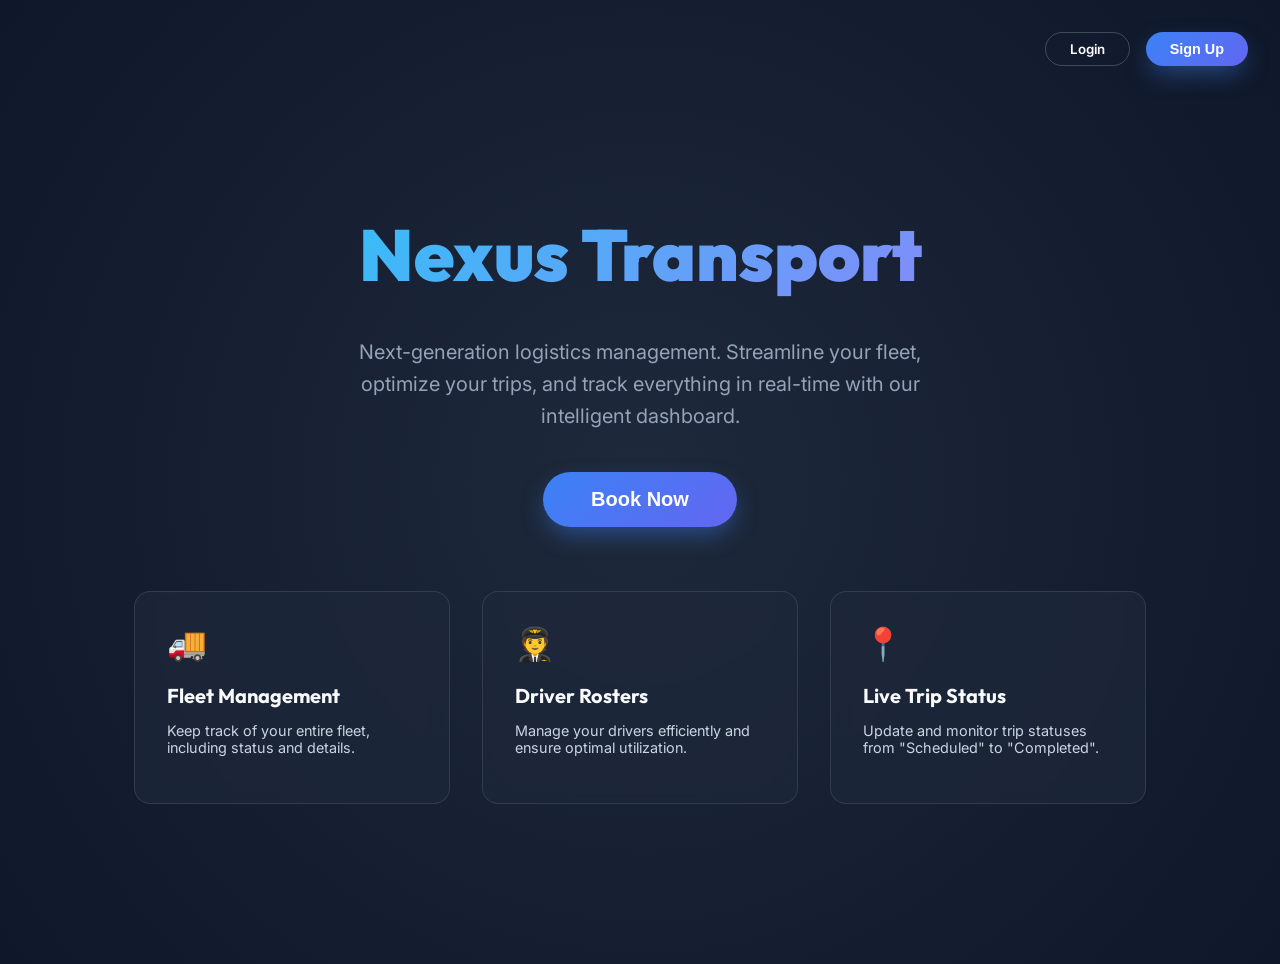
<file: index.html>
<!DOCTYPE html>
<html lang="en">
<head>
    <meta charset="UTF-8">
    <meta name="viewport" content="width=device-width, initial-scale=1.0">
    <title>Nexus Transport & Logistics</title>
    <link href="https://fonts.googleapis.com/css2?family=Inter:wght@300;400;600;800&family=Outfit:wght@400;700;900&display=swap" rel="stylesheet">
    <style>
        body { margin: 0; font-family: 'Inter', sans-serif; background: #0f172a; color: #fff; overflow-x: hidden; }
        .hero { min-height: 100vh; display: flex; flex-direction: column; align-items: center; justify-content: center; background: radial-gradient(circle at center, #1e293b 0%, #0f172a 100%); position: relative; text-align: center; padding: 2rem; }
        .hero::before { content: ''; position: absolute; top: 0; left: 0; right: 0; height: 100%; background: url('https://www.transparenttextures.com/patterns/cubes.png'); opacity: 0.05; pointer-events: none; }
        h1 { font-family: 'Outfit', sans-serif; font-size: 4.5rem; font-weight: 900; margin-bottom: 1rem; background: linear-gradient(135deg, #38bdf8, #818cf8); background-clip: text; -webkit-background-clip: text; -webkit-text-fill-color: transparent; }
        p.subtitle { font-size: 1.25rem; max-width: 600px; color: #94a3b8; line-height: 1.6; margin-bottom: 2.5rem; }
        .cta-btn { display: inline-block; background: linear-gradient(135deg, #3b82f6, #6366f1); color: #fff; padding: 1rem 3rem; border-radius: 9999px; text-decoration: none; font-weight: 600; font-size: 1.25rem; transition: transform 0.2s, box-shadow 0.2s; box-shadow: 0 10px 25px -5px rgba(59, 130, 246, 0.5); cursor: pointer; border: none; }
        .cta-btn:hover { transform: translateY(-3px); box-shadow: 0 20px 35px -5px rgba(59, 130, 246, 0.6); }
        .features { display: flex; gap: 2rem; margin-top: 4rem; justify-content: center; flex-wrap: wrap; }
        .feature-card { background: rgba(30, 41, 59, 0.7); backdrop-filter: blur(10px); padding: 2rem; border-radius: 1rem; border: 1px solid rgba(255, 255, 255, 0.1); width: 250px; text-align: left; transition: transform 0.3s, background 0.3s, box-shadow 0.3s; cursor: default; }
        .feature-card:hover { transform: translateY(-8px); background: rgba(59, 130, 246, 0.1); border-color: rgba(59, 130, 246, 0.4); box-shadow: 0 10px 30px -5px rgba(0,0,0,0.5); }
        .feature-card h3 { color: #f8fafc; font-size: 1.25rem; margin-bottom: 0.5rem; font-family: 'Outfit'; }
        .feature-card p { color: #cbd5e1; font-size: 0.9rem; }
        .icon-box { font-size: 2rem; margin-bottom: 1rem; }

        /* Auth Nav & Modal */
        .auth-nav { position: absolute; top: 2rem; right: 2rem; display: flex; gap: 1rem; z-index: 10; }
        .btn-outline { background: transparent; border: 1px solid rgba(255,255,255,0.2); color: white; padding: 0.5rem 1.5rem; border-radius: 9999px; font-weight: 600; cursor: pointer; transition: 0.2s; font-family: 'Inter'; }
        .btn-outline:hover { background: rgba(255,255,255,0.05); border-color: rgba(255,255,255,0.4); }
        .modal { display: none; position: fixed; inset: 0; background: rgba(0,0,0,0.8); backdrop-filter: blur(8px); align-items: center; justify-content: center; z-index: 100; }
        .modal.active { display: flex; }
        .auth-card { background: rgba(15, 23, 42, 0.95); border: 1px solid rgba(59, 130, 246, 0.3); padding: 2.5rem; border-radius: 1.5rem; width: 100%; max-width: 400px; box-shadow: 0 25px 50px -12px rgba(0,0,0,0.7); position: relative; }
        .auth-card h2 { margin: 0 0 1.5rem 0; font-family: 'Outfit'; font-size: 2rem; }
        .form-group { margin-bottom: 1rem; text-align: left; }
        .form-group label { display: block; margin-bottom: 0.5rem; font-size: 0.85rem; color: #94a3b8; }
        .form-group input { box-sizing: border-box; width: 100%; padding: 0.75rem 1rem; background: rgba(0,0,0,0.4); border: 1px solid rgba(255,255,255,0.1); border-radius: 0.5rem; color: white; font-family: 'Inter'; transition: 0.2s; }
        .form-group input:focus { outline: none; border-color: #3b82f6; background: rgba(0,0,0,0.6); }
        .w-full { width: 100%; margin-top: 1rem; background: linear-gradient(135deg, #3b82f6, #6366f1); color: white; border: none; padding: 0.9rem; border-radius: 0.5rem; font-weight: bold; cursor: pointer; transition: 0.2s; }
        .w-full:hover { filter: brightness(1.1); transform: translateY(-2px); }
        .toggle-form { margin-top: 1rem; font-size: 0.9rem; color: #94a3b8; cursor: pointer; background:none; border:none; width:100%; font-family: 'Inter'; }
        .toggle-form span { color: #3b82f6; font-weight: bold; }
        .close-btn { position: absolute; top: 1rem; right: 1.5rem; background: none; border: none; font-size: 1.5rem; color: #94a3b8; cursor: pointer; }
        .hidden { display: none !important; }
    </style>
</head>
<body>
    <div class="hero">
        <div class="auth-nav">
            <button class="btn-outline" onclick="openAuth('login')">Login</button>
            <button class="cta-btn" style="font-size: 0.9rem; padding: 0.5rem 1.5rem;" onclick="openAuth('signup')">Sign Up</button>
        </div>

        <h1>Nexus Transport</h1>
        <p class="subtitle">Next-generation logistics management. Streamline your fleet, optimize your trips, and track everything in real-time with our intelligent dashboard.</p>
        <button class="cta-btn" onclick="openAuth('login')">Book Now</button>

        <div class="features">
            <div class="feature-card">
                <div class="icon-box">🚚</div>
                <h3>Fleet Management</h3>
                <p>Keep track of your entire fleet, including status and details.</p>
            </div>
            <div class="feature-card">
                <div class="icon-box">🧑‍✈️</div>
                <h3>Driver Rosters</h3>
                <p>Manage your drivers efficiently and ensure optimal utilization.</p>
            </div>
            <div class="feature-card">
                <div class="icon-box">📍</div>
                <h3>Live Trip Status</h3>
                <p>Update and monitor trip statuses from "Scheduled" to "Completed".</p>
            </div>
        </div>
    </div>

    <!-- Auth Modal -->
    <div id="auth-modal" class="modal">
        <div class="auth-card">
            <button class="close-btn" onclick="document.getElementById('auth-modal').classList.remove('active')">&times;</button>
            <h2 id="auth-title">Login</h2>
            <form id="auth-form" onsubmit="handleAuth(event)">
                <div class="form-group hidden" id="fg-name">
                    <label>Full Name</label>
                    <input type="text" id="auth-name" placeholder="John Doe">
                </div>
                <div class="form-group hidden" id="fg-dob">
                    <label>Date of Birth</label>
                    <input type="date" id="auth-dob">
                </div>
                <div class="form-group">
                    <label>Username</label>
                    <input type="text" id="auth-username" required placeholder="admin">
                </div>
                <div class="form-group">
                    <label>Password</label>
                    <input type="password" id="auth-password" required placeholder="••••••••">
                </div>
                <button type="submit" class="w-full" id="auth-submit">Login to Dashboard</button>
            </form>
            <button class="toggle-form" onclick="toggleAuthMode()">Don't have an account? <span>Sign Up</span></button>
        </div>
    </div>

    <script src="js/api.js"></script>
    <script>
        let isLogin = true;

        // Check if already logged in
        window.onload = async () => {
            const res = await api.get('auth.php?action=check');
            if(res && res.status === 'success') {
                window.location.href = 'app.html';
            }
        };

        function openAuth(mode) {
            isLogin = mode === 'login';
            updateAuthUI();
            document.getElementById('auth-modal').classList.add('active');
        }

        function toggleAuthMode() {
            isLogin = !isLogin;
            updateAuthUI();
        }

        function updateAuthUI() {
            if(isLogin) {
                document.getElementById('auth-title').innerText = 'Login';
                document.getElementById('auth-submit').innerText = 'Login to Dashboard';
                document.getElementById('fg-name').classList.add('hidden');
                document.getElementById('fg-dob').classList.add('hidden');
                document.getElementById('auth-name').removeAttribute('required');
                document.querySelector('.toggle-form').innerHTML = `Don't have an account? <span>Sign Up</span>`;
            } else {
                document.getElementById('auth-title').innerText = 'Create Account';
                document.getElementById('auth-submit').innerText = 'Sign Up';
                document.getElementById('fg-name').classList.remove('hidden');
                document.getElementById('fg-dob').classList.remove('hidden');
                document.getElementById('auth-name').setAttribute('required', 'true');
                document.querySelector('.toggle-form').innerHTML = `Already have an account? <span>Login</span>`;
            }
        }

        async function handleAuth(e) {
            e.preventDefault();
            const username = document.getElementById('auth-username').value;
            const password = document.getElementById('auth-password').value;
            const name = document.getElementById('auth-name').value;
            const dob = document.getElementById('auth-dob').value;

            const action = isLogin ? 'login' : 'signup';
            const data = isLogin ? {username, password} : {name, dob, username, password};

            const res = await api.post(`auth.php?action=${action}`, data);
            if(res && res.status === 'success') {
                window.location.href = 'app.html';
            } else {
                alert(res ? res.message : 'Error processing request');
            }
        }
    </script>
</body>
</html>
</file>
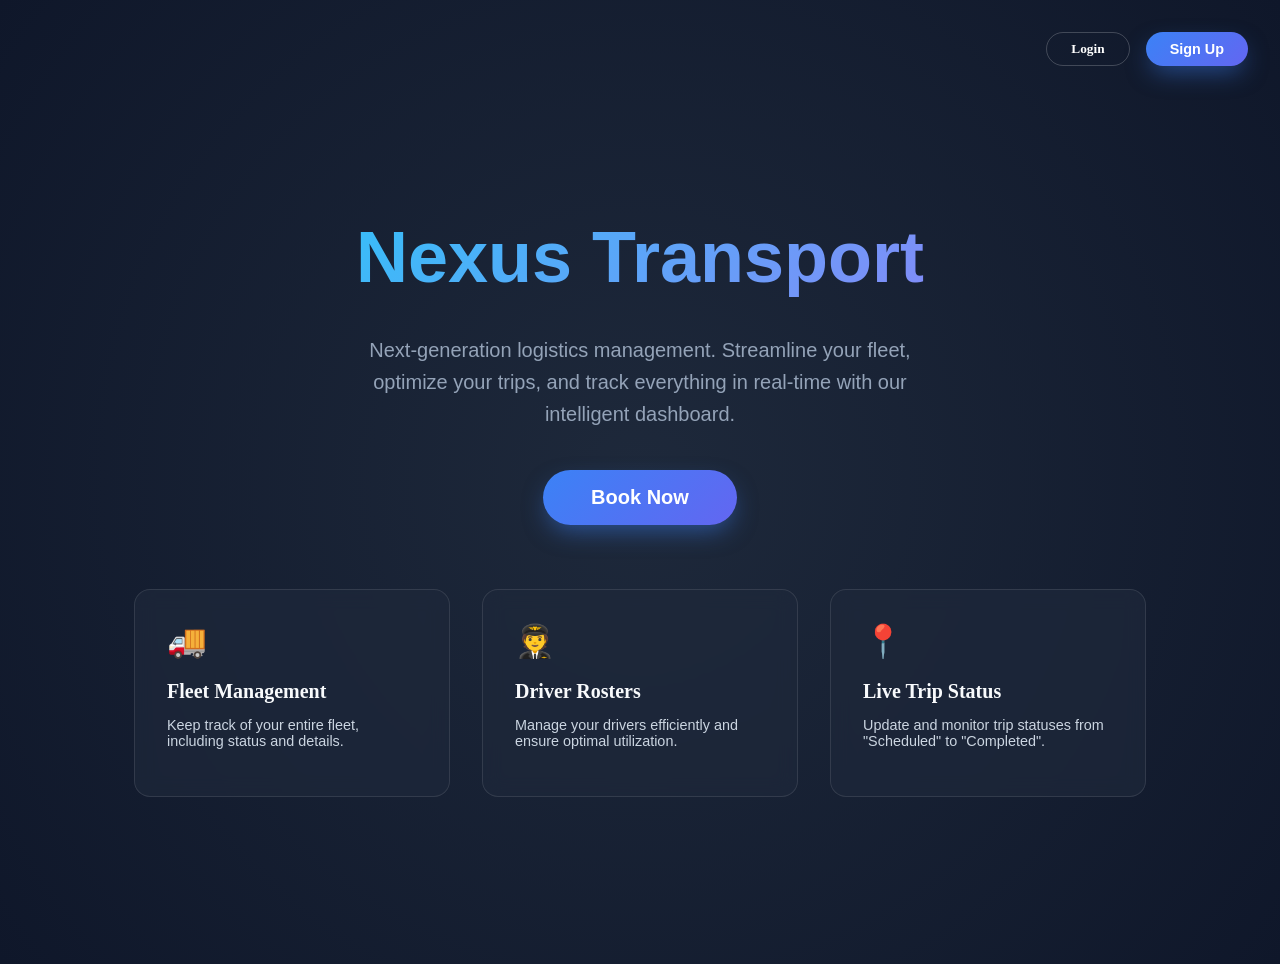
<file: app.html>
<!DOCTYPE html>
<html lang="en">

<head>
    <meta charset="UTF-8">
    <meta name="viewport" content="width=device-width, initial-scale=1.0">
    <title>Nexus Transport Management</title>
    <link rel="preconnect" href="https://fonts.googleapis.com">
    <link rel="preconnect" href="https://fonts.gstatic.com" crossorigin>
    <link
        href="https://fonts.googleapis.com/css2?family=Inter:wght@300;400;500;600;700&family=Outfit:wght@400;600;800&display=swap"
        rel="stylesheet">
    <link rel="stylesheet" href="css/styles.css">
    <link rel="stylesheet" href="css/components.css">
</head>

<body class="dark-theme">
    <div class="app-container">
        <!-- Sidebar Navigation -->
        <aside class="sidebar glass-panel">
            <div class="logo">
                <div class="logo-icon"></div>
                <h2>Nexus<span>TMS</span></h2>
            </div>
            <nav class="nav-menu">
                <a href="#" class="nav-item active" data-view="dashboard">
                    <span class="icon">📊</span> Dashboard
                </a>
                <a href="#" class="nav-item" data-view="vehicles">
                    <span class="icon">🚚</span> Vehicles
                </a>
                <a href="#" class="nav-item" data-view="drivers">
                    <span class="icon">🧑‍✈️</span> Drivers
                </a>
                <a href="#" class="nav-item" data-view="trips">
                    <span class="icon">📍</span> Trips
                </a>
            </nav>
            <div class="sidebar-footer">
                <p>Status: <span class="status-indicator online"></span> Online</p>
            </div>
        </aside>

        <!-- Main Content Area -->
        <main class="main-content">
            <header class="top-nav glass-panel">
                <div class="nav-left">
                    <h1 id="page-title">Overview</h1>
                </div>
                <div class="nav-right">
                    <button class="btn-icon">🔔</button>
                    <div class="user-profile" onclick="app.openProfileModal()">
                        <div class="avatar" id="nav-avatar">A</div>
                        <span id="nav-name">Admin</span>
                    </div>
                    <button class="btn-icon" onclick="app.logout()" style="margin-left:8px;" title="Logout">🚪</button>
                </div>
            </header>

            <div id="view-container" class="view-container">
                <!-- Dashboard View -->
                <section id="dashboard" class="view active">
                    <div class="stats-grid">
                        <div class="stat-card glass-panel">
                            <h3>Total Vehicles</h3>
                            <p class="stat-value" id="stat-total-vehicles">0</p>
                        </div>
                        <div class="stat-card glass-panel">
                            <h3>Active Vehicles</h3>
                            <p class="stat-value highlight-green" id="stat-active-vehicles">0</p>
                        </div>
                        <div class="stat-card glass-panel">
                            <h3>Total Drivers</h3>
                            <p class="stat-value" id="stat-total-drivers">0</p>
                        </div>
                        <div class="stat-card glass-panel">
                            <h3>Scheduled Trips</h3>
                            <p class="stat-value highlight-blue" id="stat-scheduled-trips">0</p>
                        </div>
                        <div class="stat-card glass-panel">
                            <h3>In Transit</h3>
                            <p class="stat-value" id="stat-intransit-trips" style="color:var(--accent-purple)">0</p>
                        </div>
                        <div class="stat-card glass-panel">
                            <h3>Completed Trips</h3>
                            <p class="stat-value highlight-green" id="stat-completed-trips">0</p>
                        </div>
                        <div class="stat-card glass-panel">
                            <h3>Cancelled Trips</h3>
                            <p class="stat-value" id="stat-cancelled-trips" style="color:var(--accent-red)">0</p>
                        </div>
                    </div>

                    <div class="dashboard-widgets">
                        <div class="widget glass-panel">
                            <h3>Recent Trips</h3>
                            <div class="table-container">
                                <table id="recent-trips-table">
                                    <thead>
                                        <tr>
                                            <th>ID</th>
                                            <th>Destination</th>
                                            <th>Vehicle</th>
                                            <th>Driver</th>
                                            <th>Status</th>
                                        </tr>
                                    </thead>
                                    <tbody>
                                        <!-- Populated via JS -->
                                    </tbody>
                                </table>
                            </div>
                        </div>
                    </div>
                </section>

                <!-- Vehicles View -->
                <section id="vehicles" class="view hidden">
                    <div class="view-header">
                        <h2>Vehicle Fleet</h2>
                        <button class="btn btn-primary" onclick="app.openModal('vehicle-modal')">+ Add Vehicle</button>
                    </div>
                    <div class="table-container glass-panel">
                        <table id="vehicles-table">
                            <thead>
                                <tr>
                                    <th>ID</th>
                                    <th>License Plate</th>
                                    <th>Make</th>
                                    <th>Model</th>
                                    <th>Year</th>
                                    <th>Status</th>
                                    <th>Actions</th>
                                </tr>
                            </thead>
                            <tbody>
                                <!-- Populated via JS -->
                            </tbody>
                        </table>
                    </div>
                </section>

                <!-- Drivers View -->
                <section id="drivers" class="view hidden">
                    <div class="view-header">
                        <h2>Driver Roster</h2>
                        <button class="btn btn-primary" onclick="app.openModal('driver-modal')">+ Add Driver</button>
                    </div>
                    <div class="table-container glass-panel">
                        <table id="drivers-table">
                            <thead>
                                <tr>
                                    <th>ID</th>
                                    <th>Name</th>
                                    <th>License</th>
                                    <th>Phone</th>
                                    <th>Status</th>
                                    <th>Actions</th>
                                </tr>
                            </thead>
                            <tbody>
                                <!-- Populated via JS -->
                            </tbody>
                        </table>
                    </div>
                </section>

                <!-- Trips View -->
                <section id="trips" class="view hidden">
                    <div class="view-header">
                        <h2>Active & Scheduled Trips</h2>
                        <button class="btn btn-primary" onclick="app.openModal('trip-modal')">+ Schedule Trip</button>
                    </div>
                    <div class="table-container glass-panel">
                        <table id="trips-table">
                            <thead>
                                <tr>
                                    <th>ID</th>
                                    <th>Destination</th>
                                    <th>Start Date</th>
                                    <th>Vehicle</th>
                                    <th>Driver</th>
                                    <th>Status</th>
                                    <th>Actions</th>
                                </tr>
                            </thead>
                            <tbody>
                                <!-- Populated via JS -->
                            </tbody>
                        </table>
                    </div>
                </section>
            </div>
        </main>
    </div>

    <!-- Modals -->
    <div id="vehicle-modal" class="modal hidden">
        <div class="modal-content glass-panel">
            <div class="modal-header">
                <h2>Add Vehicle</h2>
                <button class="close-btn" onclick="app.closeModal('vehicle-modal')">×</button>
            </div>
            <form id="vehicle-form" onsubmit="app.submitVehicle(event)">
                <div class="form-group">
                    <label>Make</label>
                    <input type="text" id="veh-make" required placeholder="e.g. Volvo">
                </div>
                <div class="form-group">
                    <label>Model</label>
                    <input type="text" id="veh-model" required placeholder="e.g. FH16">
                </div>
                <div class="form-group">
                    <label>Year</label>
                    <input type="number" id="veh-year" required placeholder="2026">
                </div>
                <div class="form-group">
                    <label>License Plate</label>
                    <input type="text" id="veh-plate" required placeholder="ABC-1234">
                </div>
                <button type="submit" class="btn btn-primary w-full">Save Vehicle</button>
            </form>
        </div>
    </div>

    <div id="driver-modal" class="modal hidden">
        <div class="modal-content glass-panel">
            <div class="modal-header">
                <h2>Add Driver</h2>
                <button class="close-btn" onclick="app.closeModal('driver-modal')">×</button>
            </div>
            <form id="driver-form" onsubmit="app.submitDriver(event)">
                <div class="form-group">
                    <label>Full Name</label>
                    <input type="text" id="drv-name" required placeholder="John Doe">
                </div>
                <div class="form-group">
                    <label>License Number</label>
                    <input type="text" id="drv-license" required placeholder="DL-123456">
                </div>
                <div class="form-group">
                    <label>Phone Number</label>
                    <input type="text" id="drv-phone" placeholder="+1 234 567 890">
                </div>
                <button type="submit" class="btn btn-primary w-full">Save Driver</button>
            </form>
        </div>
    </div>

    <div id="trip-modal" class="modal hidden">
        <div class="modal-content glass-panel">
            <div class="modal-header">
                <h2>Schedule Trip</h2>
                <button class="close-btn" onclick="app.closeModal('trip-modal')">×</button>
            </div>
            <form id="trip-form" onsubmit="app.submitTrip(event)">
                <div class="form-group">
                    <label>Destination</label>
                    <input type="text" id="trip-dest" required placeholder="E.g. Los Angeles, CA">
                </div>
                <div class="form-group">
                    <label>Start Date</label>
                    <input type="date" id="trip-start" required>
                </div>
                <div class="form-group">
                    <label>Select Vehicle</label>
                    <select id="trip-vehicle" required>
                        <option value="">Loading vehicles...</option>
                    </select>
                </div>
                <div class="form-group">
                    <label>Select Driver</label>
                    <select id="trip-driver" required>
                        <option value="">Loading drivers...</option>
                    </select>
                </div>
                <button type="submit" class="btn btn-primary w-full">Schedule Trip</button>
            </form>
        </div>
    </div>

    <div id="profile-modal" class="modal hidden">
        <div class="modal-content glass-panel">
            <div class="modal-header">
                <h2>My Profile</h2>
                <button class="close-btn" onclick="app.closeModal('profile-modal')">×</button>
            </div>
            <form id="profile-form" onsubmit="app.submitProfile(event)">
                <div class="form-group">
                    <label>Admin Name</label>
                    <input type="text" id="prof-name" required>
                </div>
                <div class="form-group">
                    <label>Date of Birth</label>
                    <input type="date" id="prof-dob">
                </div>
                <div class="form-group">
                    <label>Update Password (Optional)</label>
                    <input type="password" id="prof-password" placeholder="••••••••">
                </div>
                <button type="submit" class="btn btn-primary w-full">Save Changes</button>
            </form>
        </div>
    </div>

    <!-- Scripts -->
    <script src="js/api.js"></script>
    <script src="js/app.js"></script>
</body>

</html>
</file>
<file: css/styles.css>
:root {
    --bg-color: #0b0f19;
    --panel-bg: rgba(20, 26, 41, 0.6);
    --panel-border: rgba(255, 255, 255, 0.08);
    --text-primary: #f8fafc;
    --text-secondary: #94a3b8;
    
    --accent-blue: #3b82f6;
    --accent-blue-hover: #2563eb;
    --accent-green: #10b981;
    --accent-red: #ef4444;
    --accent-purple: #8b5cf6;
    
    --font-heading: 'Outfit', sans-serif;
    --font-body: 'Inter', sans-serif;
    
    --shadow-glow: 0 0 20px rgba(59, 130, 246, 0.15);
    --shadow-soft: 0 10px 25px rgba(0, 0, 0, 0.3);
    
    --transition-fast: 0.2s ease;
    --transition-smooth: 0.4s cubic-bezier(0.4, 0, 0.2, 1);
}

* {
    margin: 0;
    padding: 0;
    box-sizing: border-box;
}

body {
    background-color: var(--bg-color);
    color: var(--text-primary);
    font-family: var(--font-body);
    min-height: 100vh;
    overflow-x: hidden;
    position: relative;
}

/* Subtle background glowing orbs */
body::before, body::after {
    content: '';
    position: fixed;
    border-radius: 50%;
    filter: blur(120px);
    z-index: -1;
    opacity: 0.5;
}

body::before {
    top: -10%;
    left: -5%;
    width: 600px;
    height: 600px;
    background: radial-gradient(circle, rgba(139,92,246,0.3) 0%, rgba(0,0,0,0) 70%);
}

body::after {
    bottom: -15%;
    right: -10%;
    width: 800px;
    height: 800px;
    background: radial-gradient(circle, rgba(59,130,246,0.2) 0%, rgba(0,0,0,0) 70%);
}

/* Layout container */
.app-container {
    display: flex;
    height: 100vh;
    overflow: hidden;
}

/* Glassmorphism Utilities */
.glass-panel {
    background: var(--panel-bg);
    backdrop-filter: blur(16px);
    -webkit-backdrop-filter: blur(16px);
    border: 1px solid var(--panel-border);
    box-shadow: var(--shadow-soft);
}

/* Sidebar Styling */
.sidebar {
    width: 280px;
    display: flex;
    flex-direction: column;
    border-right: 1px solid var(--panel-border);
    z-index: 10;
}

.logo {
    padding: 2rem;
    display: flex;
    align-items: center;
    gap: 12px;
}

.logo-icon {
    width: 32px;
    height: 32px;
    border-radius: 8px;
    background: linear-gradient(135deg, var(--accent-blue), var(--accent-purple));
    box-shadow: var(--shadow-glow);
}

.logo h2 {
    font-family: var(--font-heading);
    font-size: 1.5rem;
    font-weight: 800;
    letter-spacing: -0.5px;
}

.logo h2 span {
    color: var(--accent-blue);
}

.nav-menu {
    flex: 1;
    padding: 0 1rem;
    display: flex;
    flex-direction: column;
    gap: 0.5rem;
}

.nav-item {
    display: flex;
    align-items: center;
    gap: 12px;
    padding: 12px 16px;
    border-radius: 12px;
    color: var(--text-secondary);
    text-decoration: none;
    font-weight: 500;
    transition: var(--transition-fast);
}

.nav-item:hover {
    color: var(--text-primary);
    background: rgba(255, 255, 255, 0.03);
    transform: translateX(4px);
}

.nav-item.active {
    color: var(--text-primary);
    background: rgba(59, 130, 246, 0.1);
    border-left: 3px solid var(--accent-blue);
}

.sidebar-footer {
    padding: 2rem;
    font-size: 0.85rem;
    color: var(--text-secondary);
    border-top: 1px solid var(--panel-border);
}

.status-indicator {
    display: inline-block;
    width: 8px;
    height: 8px;
    border-radius: 50%;
    margin-right: 4px;
}
.status-indicator.online {
    background-color: var(--accent-green);
    box-shadow: 0 0 10px var(--accent-green);
}

/* Main Content Styling */
.main-content {
    flex: 1;
    display: flex;
    flex-direction: column;
    overflow-y: auto;
    position: relative;
}

.top-nav {
    display: flex;
    justify-content: space-between;
    align-items: center;
    padding: 1.5rem 2.5rem;
    position: sticky;
    top: 0;
    z-index: 5;
    border-bottom: 1px solid var(--panel-border);
}

.top-nav h1 {
    font-family: var(--font-heading);
    font-size: 1.5rem;
    font-weight: 600;
}

.nav-right {
    display: flex;
    align-items: center;
    gap: 1.5rem;
}

.user-profile {
    display: flex;
    align-items: center;
    gap: 12px;
    cursor: pointer;
}

.avatar {
    width: 36px;
    height: 36px;
    border-radius: 50%;
    background: linear-gradient(135deg, #4f46e5, #ec4899);
    display: flex;
    align-items: center;
    justify-content: center;
    font-weight: bold;
}

.view-container {
    padding: 2.5rem;
    flex: 1;
}

.view {
    animation: fadeIn var(--transition-smooth);
}

.hidden {
    display: none !important;
}

@keyframes fadeIn {
    from { opacity: 0; transform: translateY(10px); }
    to { opacity: 1; transform: translateY(0); }
}

/* Typography Helpers */
.highlight-green { color: var(--accent-green); }
.highlight-blue { color: var(--accent-blue); }
</file>
<file: css/components.css>
/* Components */

/* Dashboard Grid */
.stats-grid {
    display: grid;
    grid-template-columns: repeat(auto-fit, minmax(240px, 1fr));
    gap: 1.5rem;
    margin-bottom: 2.5rem;
}

.stat-card {
    padding: 1.5rem;
    border-radius: 16px;
    transition: var(--transition-fast);
}

.stat-card:hover {
    transform: translateY(-5px);
    box-shadow: var(--shadow-glow);
    border-color: rgba(59, 130, 246, 0.4);
}

.stat-card h3 {
    color: var(--text-secondary);
    font-size: 0.9rem;
    font-weight: 500;
    margin-bottom: 0.75rem;
}

.stat-card .stat-value {
    font-family: var(--font-heading);
    font-size: 2.5rem;
    font-weight: 700;
}

/* Tables */
.table-container {
    border-radius: 16px;
    overflow: hidden;
    margin-top: 1.5rem;
}

table {
    width: 100%;
    border-collapse: collapse;
    text-align: left;
}

th {
    padding: 1rem 1.5rem;
    font-size: 0.85rem;
    text-transform: uppercase;
    color: var(--text-secondary);
    font-weight: 600;
    border-bottom: 1px solid var(--panel-border);
    background: rgba(0, 0, 0, 0.2);
}

td {
    padding: 1rem 1.5rem;
    border-bottom: 1px solid rgba(255, 255, 255, 0.05);
    font-size: 0.95rem;
}

tr:last-child td {
    border-bottom: none;
}

tr:hover td {
    background: rgba(255, 255, 255, 0.02);
}

/* Badges */
.badge {
    padding: 4px 10px;
    border-radius: 20px;
    font-size: 0.75rem;
    font-weight: 600;
    text-transform: uppercase;
}

.badge.active, .badge.available {
    background: rgba(16, 185, 129, 0.15);
    color: var(--accent-green);
    border: 1px solid rgba(16, 185, 129, 0.3);
}

.badge.scheduled {
    background: rgba(59, 130, 246, 0.15);
    color: var(--accent-blue);
    border: 1px solid rgba(59, 130, 246, 0.3);
}

/* Buttons */
.btn {
    padding: 10px 20px;
    border-radius: 8px;
    font-family: var(--font-body);
    font-weight: 600;
    font-size: 0.9rem;
    cursor: pointer;
    border: none;
    transition: var(--transition-fast);
}

.btn-primary {
    background: var(--accent-blue);
    color: white;
    box-shadow: 0 4px 12px rgba(59, 130, 246, 0.3);
}

.btn-primary:hover {
    background: var(--accent-blue-hover);
    transform: translateY(-2px);
    box-shadow: 0 6px 16px rgba(59, 130, 246, 0.4);
}

.btn-danger {
    background: rgba(239, 68, 68, 0.1);
    color: var(--accent-red);
    border: 1px solid rgba(239, 68, 68, 0.3);
}

.btn-danger:hover {
    background: rgba(239, 68, 68, 0.2);
}

.w-full {
    width: 100%;
}

.btn-icon {
    background: none;
    border: none;
    font-size: 1.2rem;
    color: var(--text-secondary);
    cursor: pointer;
    transition: var(--transition-fast);
}

.btn-icon:hover {
    color: var(--text-primary);
}

.view-header {
    display: flex;
    justify-content: space-between;
    align-items: center;
    margin-bottom: 2rem;
}

.view-header h2 {
    font-family: var(--font-heading);
    font-weight: 600;
}

/* Modals */
.modal {
    position: fixed;
    top: 0;
    left: 0;
    width: 100vw;
    height: 100vh;
    background: rgba(0, 0, 0, 0.6);
    backdrop-filter: blur(4px);
    display: flex;
    align-items: center;
    justify-content: center;
    z-index: 50;
    opacity: 1;
    transition: opacity 0.3s ease;
}

.modal.hidden {
    display: none !important;
    opacity: 0;
}

.modal-content {
    width: 100%;
    max-width: 450px;
    padding: 2rem;
    border-radius: 20px;
    transform: scale(1);
    transition: transform 0.3s cubic-bezier(0.175, 0.885, 0.32, 1.275);
}

.modal-header {
    display: flex;
    justify-content: space-between;
    align-items: center;
    margin-bottom: 1.5rem;
}

.modal-header h2 {
    font-family: var(--font-heading);
}

.close-btn {
    background: none;
    border: none;
    color: var(--text-secondary);
    font-size: 1.5rem;
    cursor: pointer;
}

.close-btn:hover {
    color: var(--text-primary);
}

/* Forms */
.form-group {
    margin-bottom: 1.2rem;
}

.form-group label {
    display: block;
    margin-bottom: 0.5rem;
    font-size: 0.85rem;
    color: var(--text-secondary);
}

.form-group input, .form-group select {
    width: 100%;
    padding: 12px 16px;
    background: rgba(0, 0, 0, 0.2);
    border: 1px solid var(--panel-border);
    border-radius: 8px;
    color: var(--text-primary);
    font-family: var(--font-body);
    font-size: 0.95rem;
    transition: var(--transition-fast);
}

.form-group input:focus, .form-group select:focus {
    outline: none;
    border-color: var(--accent-blue);
    box-shadow: 0 0 0 2px rgba(59, 130, 246, 0.2);
}

.form-group select option {
    background: var(--bg-color);
    color: var(--text-primary);
}

/* Enhanced Status Dropdown */
.status-dropdown {
    background: rgba(0, 0, 0, 0.2);
    color: var(--text-primary);
    border: 1px solid var(--panel-border);
    border-radius: 20px;
    padding: 6px 30px 6px 12px;
    font-size: 0.75rem;
    font-family: var(--font-body);
    font-weight: 600;
    text-transform: uppercase;
    cursor: pointer;
    transition: var(--transition-fast);
    outline: none;
    appearance: none;
    -webkit-appearance: none;
    background-image: url("data:image/svg+xml;charset=US-ASCII,%3Csvg%20xmlns%3D%22http%3A%2F%2Fwww.w3.org%2F2000%2Fsvg%22%20width%3D%22292.4%22%20height%3D%22292.4%22%3E%3Cpath%20fill%3D%22%2394a3b8%22%20d%3D%22M287%2069.4a17.6%2017.6%200%200%200-13-5.4H18.4c-5%200-9.3%201.8-12.9%205.4A17.6%2017.6%200%200%200%200%2082.2c0%205%201.8%209.3%205.4%2012.9l128%20127.9c3.6%203.6%207.8%205.4%2012.8%205.4s9.2-1.8%2012.8-5.4L287%2095c3.5-3.5%205.4-7.8%205.4-12.8%200-5-1.9-9.2-5.5-12.8z%22%2F%3E%3C%2Fsvg%3E");
    background-repeat: no-repeat;
    background-position: right 10px top 50%;
    background-size: 8px auto;
}

.status-dropdown:hover, .status-dropdown:focus {
    border-color: var(--accent-blue);
    box-shadow: 0 0 10px rgba(59, 130, 246, 0.2);
}

.status-dropdown option {
    background: var(--bg-color);
    color: var(--text-primary);
}

.status-dropdown.scheduled { border-color: rgba(59, 130, 246, 0.5); color: var(--accent-blue); background-color: rgba(59, 130, 246, 0.1); }
.status-dropdown.in-transit { border-color: rgba(139, 92, 246, 0.5); color: var(--accent-purple); background-color: rgba(139, 92, 246, 0.1); }
.status-dropdown.completed { border-color: rgba(16, 185, 129, 0.5); color: var(--accent-green); background-color: rgba(16, 185, 129, 0.1); }
.status-dropdown.cancelled { border-color: rgba(239, 68, 68, 0.5); color: var(--accent-red); background-color: rgba(239, 68, 68, 0.1); }
</file>
